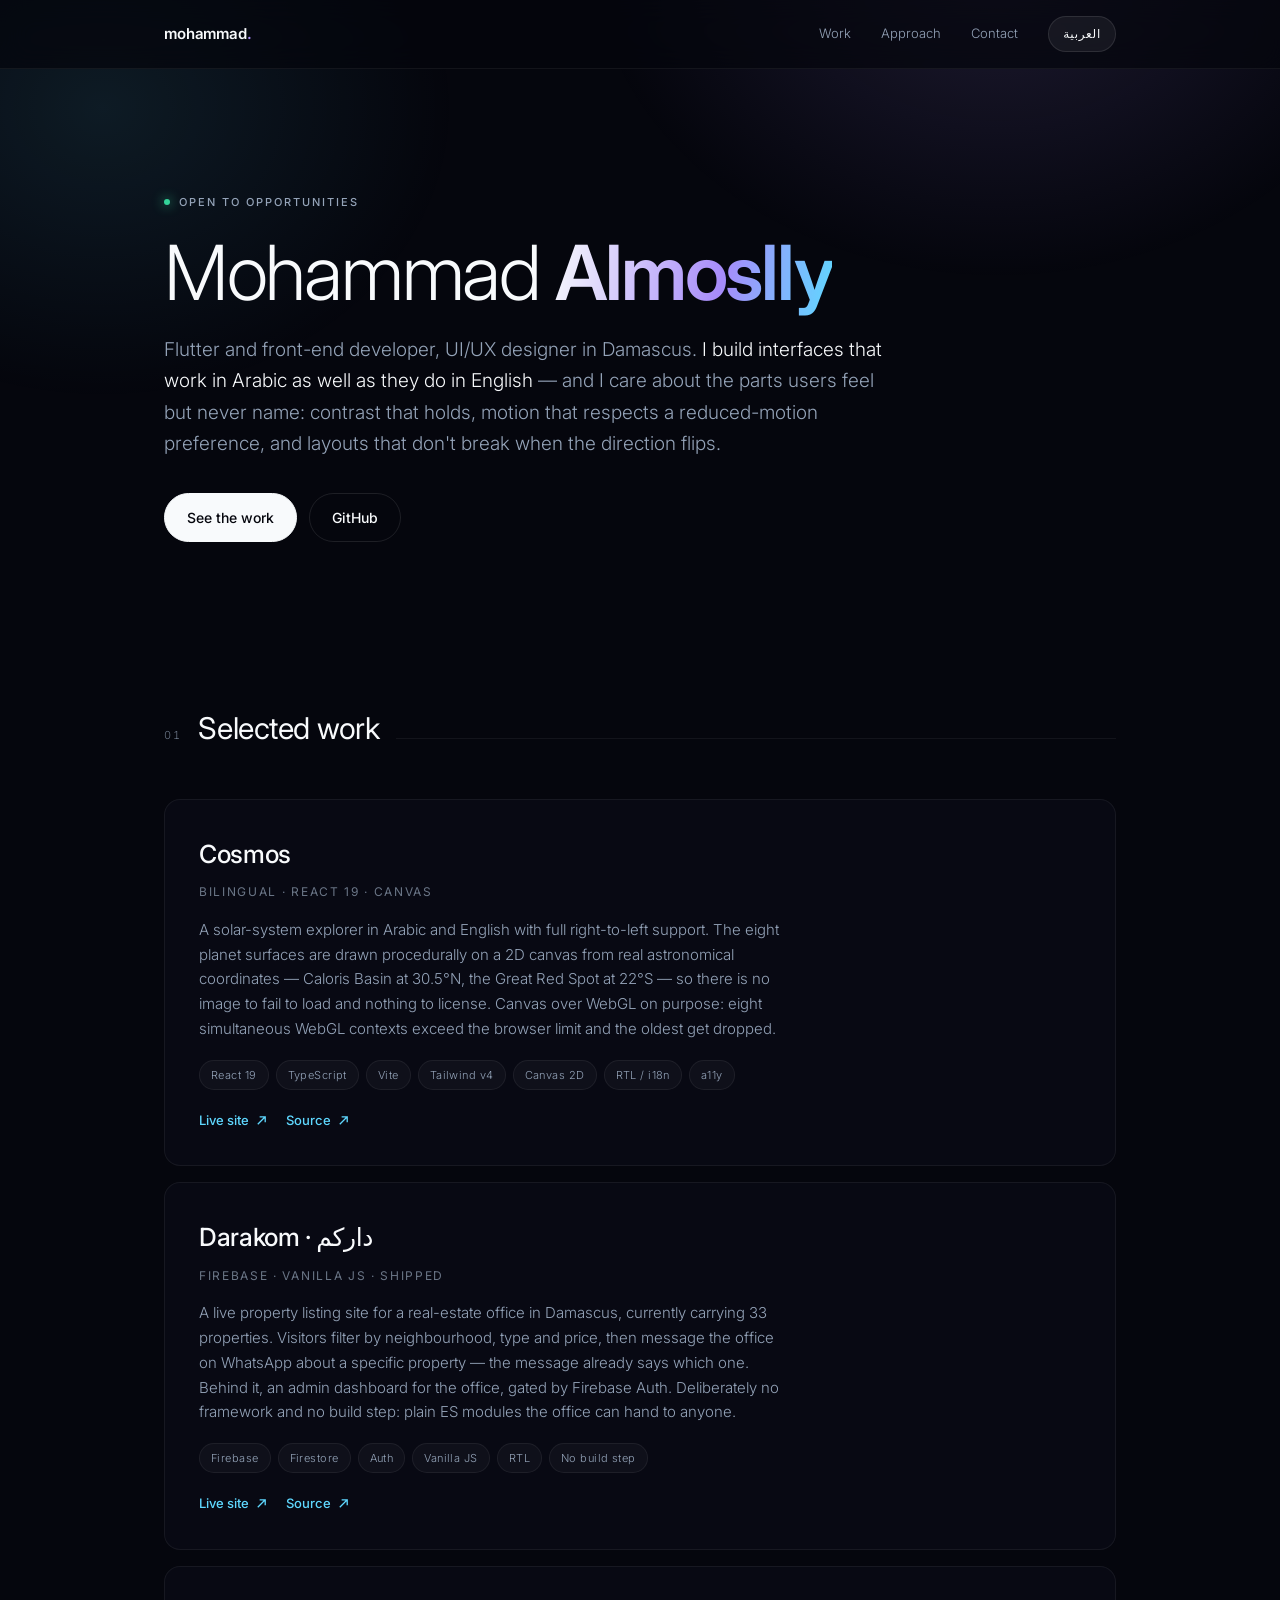
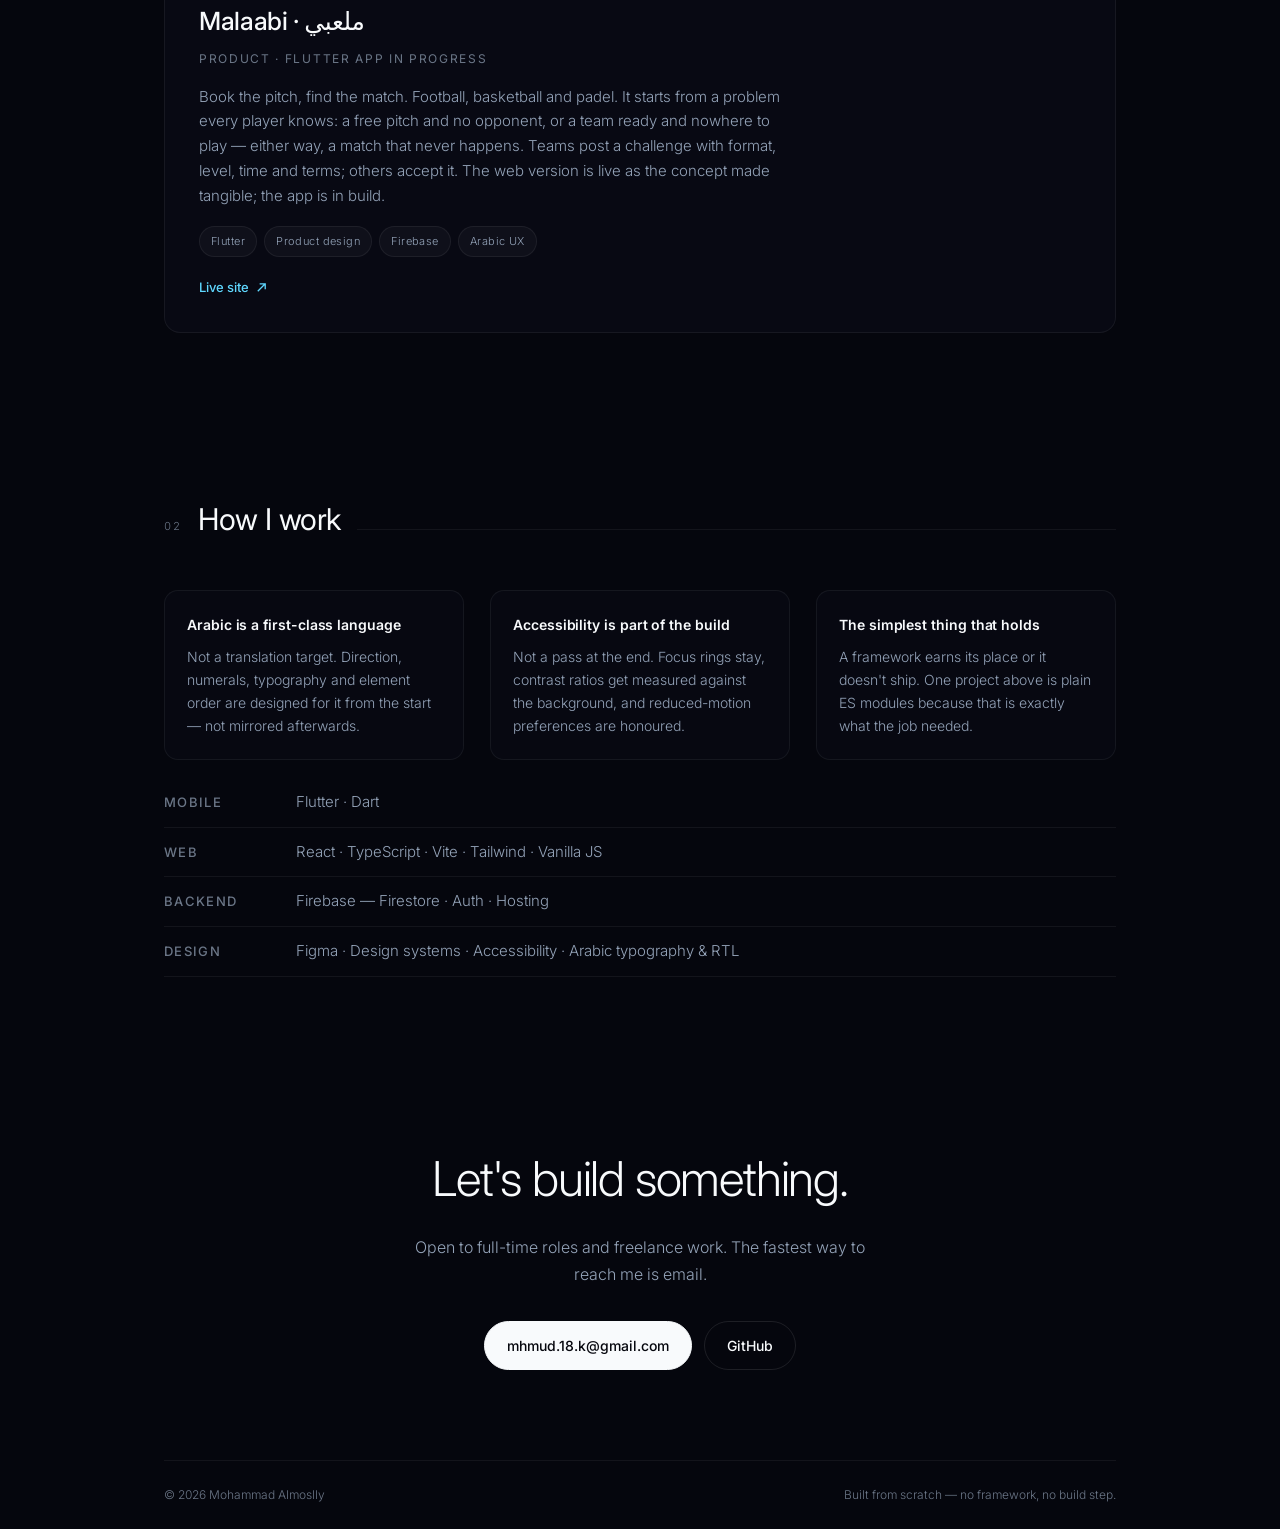
<file: index.html>
<!DOCTYPE html>
<html lang="en" dir="ltr">
<head>
<meta charset="utf-8">
<meta name="viewport" content="width=device-width, initial-scale=1, viewport-fit=cover">
<title>Mohammad Almoslly — Flutter &amp; front-end developer, UI/UX designer</title>
<meta name="description" content="Flutter and front-end developer, UI/UX designer based in Damascus. I build interfaces that work in Arabic as well as they do in English.">
<link rel="icon" href="data:image/svg+xml,%3Csvg xmlns='http://www.w3.org/2000/svg' viewBox='0 0 32 32'%3E%3Crect width='32' height='32' rx='7' fill='%2305060D'/%3E%3Ctext x='16' y='22' font-family='system-ui' font-size='16' font-weight='600' fill='%23A78BFA' text-anchor='middle'%3EM%3C/text%3E%3C/svg%3E">
<link rel="preconnect" href="https://fonts.googleapis.com">
<link rel="preconnect" href="https://fonts.gstatic.com" crossorigin>
<link href="https://fonts.googleapis.com/css2?family=IBM+Plex+Sans+Arabic:wght@300;400;500;600&family=Inter:wght@300;400;500;600&display=swap" rel="stylesheet">
<style>
:root{
  --void:#05060D;
  --surface:#0C0E1A;
  --surface-2:#11142200;
  --ink:#F8FAFC;
  --ink-muted:#94A3B8;
  --ink-dim:#6B7687;
  --violet:#A78BFA;
  --celeste:#5FD8FF;
  --line:rgba(248,250,252,.10);
  --line-soft:rgba(248,250,252,.06);
  --pad:clamp(22px,5vw,72px);
  --ease:cubic-bezier(.16,1,.3,1);
}
*,*::before,*::after{box-sizing:border-box}
html{scroll-behavior:smooth}
body{
  margin:0;background:var(--void);color:var(--ink);
  font-family:Inter,system-ui,-apple-system,sans-serif;
  font-weight:300;font-size:16px;line-height:1.65;
  -webkit-font-smoothing:antialiased;overflow-x:hidden;
}
html[dir="rtl"] body{font-family:'IBM Plex Sans Arabic',Inter,system-ui,sans-serif}
a{color:inherit;text-decoration:none}
::selection{background:var(--violet);color:var(--void)}
:focus-visible{outline:2px solid var(--celeste);outline-offset:3px;border-radius:3px}

/* ambient light */
.glow{position:fixed;inset:0;z-index:0;pointer-events:none;
  background:
    radial-gradient(52vw 42vw at 78% -6%, rgba(167,139,250,.16), transparent 62%),
    radial-gradient(46vw 38vw at 8% 12%, rgba(95,216,255,.10), transparent 60%);}
.wrap{position:relative;z-index:1;max-width:1080px;margin:0 auto;padding:0 var(--pad)}

/* nav */
nav{position:sticky;top:0;z-index:10;backdrop-filter:blur(14px);
  background:rgba(5,6,13,.72);border-bottom:1px solid var(--line-soft)}
.nav-in{max-width:1080px;margin:0 auto;padding:16px var(--pad);
  display:flex;align-items:center;gap:18px}
.mark{font-weight:600;letter-spacing:-.01em;font-size:15px}
.mark span{color:var(--violet)}
.nav-links{margin-inline-start:auto;display:flex;gap:clamp(14px,2.4vw,30px);align-items:center}
.nav-links a{font-size:13px;color:var(--ink-muted);transition:color .3s}
.nav-links a:hover{color:var(--ink)}
#lang{font:inherit;font-size:12px;font-weight:500;letter-spacing:.06em;
  color:var(--ink);background:rgba(248,250,252,.06);border:1px solid var(--line);
  padding:7px 14px;border-radius:999px;cursor:pointer;transition:.3s var(--ease)}
#lang:hover{background:rgba(167,139,250,.16);border-color:var(--violet)}
@media (max-width:620px){.nav-links a[href="#about"]{display:none}}

/* hero */
header{padding:clamp(64px,13vh,140px) 0 clamp(48px,9vh,96px)}
.eyebrow{display:inline-flex;align-items:center;gap:9px;font-size:11px;font-weight:500;
  letter-spacing:.18em;text-transform:uppercase;color:var(--ink-muted);margin-bottom:22px}
.eyebrow i{width:6px;height:6px;border-radius:50%;background:#34D399;
  box-shadow:0 0 12px #34D399;animation:pulse 2.6s ease-in-out infinite}
@keyframes pulse{50%{opacity:.45}}
h1{margin:0 0 22px;font-weight:300;letter-spacing:-.03em;line-height:1.04;
  font-size:clamp(38px,7vw,76px)}
h1 b{font-weight:600;background:linear-gradient(100deg,var(--ink),var(--violet) 60%,var(--celeste));
  -webkit-background-clip:text;background-clip:text;color:transparent}
.lede{max-width:60ch;font-size:clamp(15px,1.5vw,19px);color:var(--ink-muted);margin:0}
.lede em{font-style:normal;color:var(--ink)}
.cta-row{display:flex;flex-wrap:wrap;gap:12px;margin-top:34px}
.btn{display:inline-flex;align-items:center;gap:9px;padding:12px 22px;border-radius:999px;
  font-size:14px;font-weight:500;border:1px solid var(--line);transition:.35s var(--ease)}
.btn--solid{background:var(--ink);color:var(--void);border-color:var(--ink)}
.btn--solid:hover{transform:translateY(-2px);box-shadow:0 12px 30px -12px rgba(248,250,252,.5)}
.btn--ghost:hover{background:rgba(248,250,252,.06);border-color:var(--ink-muted);transform:translateY(-2px)}

/* sections */
section{padding:clamp(52px,9vh,104px) 0;scroll-margin-top:74px}
.sec-head{display:flex;align-items:baseline;gap:16px;margin-bottom:clamp(28px,5vh,52px)}
.sec-head h2{margin:0;font-size:clamp(20px,2.4vw,30px);font-weight:400;letter-spacing:-.015em}
.sec-head .rule{flex:1;height:1px;background:var(--line-soft)}
.sec-head .n{font-size:11px;letter-spacing:.2em;color:var(--ink-dim);font-variant-numeric:tabular-nums}

/* work */
.work{display:grid;gap:16px}
.card{position:relative;display:block;padding:clamp(22px,3vw,34px);
  border:1px solid var(--line-soft);border-radius:16px;background:rgba(12,14,26,.55);
  transition:.45s var(--ease)}
.card::before{content:"";position:absolute;inset:0;border-radius:16px;pointer-events:none;
  background:radial-gradient(70% 120% at 50% 0%,rgba(167,139,250,.12),transparent 70%);
  opacity:0;transition:opacity .45s}
.card:hover{transform:translateY(-3px);border-color:rgba(167,139,250,.34)}
.card:hover::before{opacity:1}
.card-top{display:flex;align-items:flex-start;gap:14px;flex-wrap:wrap}
.card h3{margin:0;font-size:clamp(19px,2.2vw,25px);font-weight:500;letter-spacing:-.015em}
.card h3 small{display:block;font-size:12px;font-weight:400;letter-spacing:.14em;
  text-transform:uppercase;color:var(--ink-dim);margin-top:7px}
.card p{margin:16px 0 0;color:var(--ink-muted);max-width:66ch;font-size:15px}
.tags{display:flex;flex-wrap:wrap;gap:7px;margin-top:18px}
.tag{font-size:11px;letter-spacing:.04em;padding:5px 11px;border-radius:999px;
  border:1px solid var(--line-soft);color:var(--ink-muted);background:rgba(248,250,252,.03)}
.links{display:flex;gap:18px;margin-top:20px;flex-wrap:wrap}
.links a{font-size:13px;font-weight:500;color:var(--celeste);
  display:inline-flex;align-items:center;gap:6px}
.links a:hover{text-decoration:underline;text-underline-offset:4px}
.links svg{width:13px;height:13px}
html[dir="rtl"] .links svg{transform:scaleX(-1)}

/* about */
.about{display:grid;gap:26px;grid-template-columns:repeat(auto-fit,minmax(260px,1fr))}
.pill{padding:22px;border:1px solid var(--line-soft);border-radius:14px;background:rgba(12,14,26,.4)}
.pill h4{margin:0 0 9px;font-size:14px;font-weight:600;letter-spacing:-.005em}
.pill p{margin:0;font-size:14px;color:var(--ink-muted)}
.stack{display:grid;gap:12px;margin-top:30px}
.stack-row{display:flex;gap:14px;align-items:baseline;flex-wrap:wrap;
  padding-bottom:12px;border-bottom:1px solid var(--line-soft)}
.stack-row b{font-weight:500;font-size:13px;letter-spacing:.1em;text-transform:uppercase;
  color:var(--ink-dim);min-width:118px}
.stack-row span{color:var(--ink-muted);font-size:15px}

/* contact */
.contact{text-align:center;padding-bottom:clamp(60px,10vh,120px)}
.contact h2{font-size:clamp(26px,4.4vw,48px);font-weight:300;letter-spacing:-.025em;margin:0 0 16px}
.contact p{color:var(--ink-muted);max-width:46ch;margin:0 auto 30px}
footer{border-top:1px solid var(--line-soft);padding:24px 0;font-size:12px;color:var(--ink-dim);
  display:flex;justify-content:space-between;gap:14px;flex-wrap:wrap}

/* reveal */
[data-rv]{opacity:0;transform:translateY(20px)}
[data-rv].in{opacity:1;transform:none;transition:opacity .8s var(--ease),transform .9s var(--ease)}
@media (prefers-reduced-motion:reduce){
  *{animation-duration:.001ms!important;transition-duration:.001ms!important}
  [data-rv]{opacity:1!important;transform:none!important}
  html{scroll-behavior:auto}
}
</style>
</head>
<body>
<div class="glow" aria-hidden="true"></div>

<nav>
  <div class="nav-in">
    <a class="mark" href="#top">mohammad<span>.</span></a>
    <div class="nav-links">
      <a href="#work" data-i18n="nav.work">Work</a>
      <a href="#about" data-i18n="nav.about">Approach</a>
      <a href="#contact" data-i18n="nav.contact">Contact</a>
      <button id="lang" type="button" aria-label="Switch language">العربية</button>
    </div>
  </div>
</nav>

<div class="wrap" id="top">

<header>
  <div class="eyebrow" data-rv><i></i><span data-i18n="hero.status">Open to opportunities</span></div>
  <h1 data-rv><span data-i18n="hero.name">Mohammad</span> <b data-i18n="hero.surname">Almoslly</b></h1>
  <p class="lede" data-rv data-i18n="hero.lede">Flutter and front-end developer, UI/UX designer in Damascus. <em>I build interfaces that work in Arabic as well as they do in English</em> — and I care about the parts users feel but never name: contrast that holds, motion that respects a reduced-motion preference, and layouts that don't break when the direction flips.</p>
  <div class="cta-row" data-rv>
    <a class="btn btn--solid" href="#work" data-i18n="hero.cta1">See the work</a>
    <a class="btn btn--ghost" href="https://github.com/mhmud18k-art" target="_blank" rel="noopener" data-i18n="hero.cta2">GitHub</a>
  </div>
</header>

<section id="work">
  <div class="sec-head" data-rv>
    <span class="n">01</span>
    <h2 data-i18n="work.title">Selected work</h2>
    <span class="rule"></span>
  </div>

  <div class="work">
    <article class="card" data-rv>
      <div class="card-top">
        <h3>Cosmos<small data-i18n="p1.kicker">Bilingual · React 19 · Canvas</small></h3>
      </div>
      <p data-i18n="p1.body">A solar-system explorer in Arabic and English with full right-to-left support. The eight planet surfaces are drawn procedurally on a 2D canvas from real astronomical coordinates — Caloris Basin at 30.5°N, the Great Red Spot at 22°S — so there is no image to fail to load and nothing to license. Canvas over WebGL on purpose: eight simultaneous WebGL contexts exceed the browser limit and the oldest get dropped.</p>
      <div class="tags"><span class="tag">React 19</span><span class="tag">TypeScript</span><span class="tag">Vite</span><span class="tag">Tailwind v4</span><span class="tag">Canvas 2D</span><span class="tag">RTL / i18n</span><span class="tag">a11y</span></div>
      <div class="links">
        <a href="https://mhmud18k-art.github.io/cosmos/" target="_blank" rel="noopener"><span data-i18n="link.live">Live site</span><svg viewBox="0 0 14 14" fill="none"><path d="M3 11 11 3M5 3h6v6" stroke="currentColor" stroke-width="1.4"/></svg></a>
        <a href="https://github.com/mhmud18k-art/cosmos" target="_blank" rel="noopener"><span data-i18n="link.code">Source</span><svg viewBox="0 0 14 14" fill="none"><path d="M3 11 11 3M5 3h6v6" stroke="currentColor" stroke-width="1.4"/></svg></a>
      </div>
    </article>

    <article class="card" data-rv>
      <div class="card-top">
        <h3>Darakom · داركم<small data-i18n="p2.kicker">Firebase · Vanilla JS · Shipped</small></h3>
      </div>
      <p data-i18n="p2.body">A live property listing site for a real-estate office in Damascus, currently carrying 33 properties. Visitors filter by neighbourhood, type and price, then message the office on WhatsApp about a specific property — the message already says which one. Behind it, an admin dashboard for the office, gated by Firebase Auth. Deliberately no framework and no build step: plain ES modules the office can hand to anyone.</p>
      <div class="tags"><span class="tag">Firebase</span><span class="tag">Firestore</span><span class="tag">Auth</span><span class="tag">Vanilla JS</span><span class="tag">RTL</span><span class="tag">No build step</span></div>
      <div class="links">
        <a href="https://darakom-fa884.web.app/" target="_blank" rel="noopener"><span data-i18n="link.live">Live site</span><svg viewBox="0 0 14 14" fill="none"><path d="M3 11 11 3M5 3h6v6" stroke="currentColor" stroke-width="1.4"/></svg></a>
        <a href="https://github.com/mhmud18k-art/darakom-real-estate" target="_blank" rel="noopener"><span data-i18n="link.code">Source</span><svg viewBox="0 0 14 14" fill="none"><path d="M3 11 11 3M5 3h6v6" stroke="currentColor" stroke-width="1.4"/></svg></a>
      </div>
    </article>

    <article class="card" data-rv>
      <div class="card-top">
        <h3>Malaabi · ملعبي<small data-i18n="p3.kicker">Product · Flutter app in progress</small></h3>
      </div>
      <p data-i18n="p3.body">Book the pitch, find the match. Football, basketball and padel. It starts from a problem every player knows: a free pitch and no opponent, or a team ready and nowhere to play — either way, a match that never happens. Teams post a challenge with format, level, time and terms; others accept it. The web version is live as the concept made tangible; the app is in build.</p>
      <div class="tags"><span class="tag">Flutter</span><span class="tag">Product design</span><span class="tag">Firebase</span><span class="tag">Arabic UX</span></div>
      <div class="links">
        <a href="https://malaabi-b639a.web.app/" target="_blank" rel="noopener"><span data-i18n="link.live">Live site</span><svg viewBox="0 0 14 14" fill="none"><path d="M3 11 11 3M5 3h6v6" stroke="currentColor" stroke-width="1.4"/></svg></a>
      </div>
    </article>
  </div>
</section>

<section id="about">
  <div class="sec-head" data-rv>
    <span class="n">02</span>
    <h2 data-i18n="about.title">How I work</h2>
    <span class="rule"></span>
  </div>

  <div class="about">
    <div class="pill" data-rv>
      <h4 data-i18n="a1.t">Arabic is a first-class language</h4>
      <p data-i18n="a1.b">Not a translation target. Direction, numerals, typography and element order are designed for it from the start — not mirrored afterwards.</p>
    </div>
    <div class="pill" data-rv>
      <h4 data-i18n="a2.t">Accessibility is part of the build</h4>
      <p data-i18n="a2.b">Not a pass at the end. Focus rings stay, contrast ratios get measured against the background, and reduced-motion preferences are honoured.</p>
    </div>
    <div class="pill" data-rv>
      <h4 data-i18n="a3.t">The simplest thing that holds</h4>
      <p data-i18n="a3.b">A framework earns its place or it doesn't ship. One project above is plain ES modules because that is exactly what the job needed.</p>
    </div>
  </div>

  <div class="stack" data-rv>
    <div class="stack-row"><b data-i18n="s.mobile">Mobile</b><span>Flutter · Dart</span></div>
    <div class="stack-row"><b data-i18n="s.web">Web</b><span>React · TypeScript · Vite · Tailwind · Vanilla JS</span></div>
    <div class="stack-row"><b data-i18n="s.back">Backend</b><span>Firebase — Firestore · Auth · Hosting</span></div>
    <div class="stack-row"><b data-i18n="s.design">Design</b><span>Figma · Design systems · Accessibility · Arabic typography &amp; RTL</span></div>
  </div>
</section>

<section id="contact" class="contact">
  <h2 data-rv data-i18n="c.title">Let's build something.</h2>
  <p data-rv data-i18n="c.body">Open to full-time roles and freelance work. The fastest way to reach me is email.</p>
  <div class="cta-row" style="justify-content:center" data-rv>
    <a class="btn btn--solid" href="mailto:mhmud.18.k@gmail.com">mhmud.18.k@gmail.com</a>
    <a class="btn btn--ghost" href="https://github.com/mhmud18k-art" target="_blank" rel="noopener">GitHub</a>
  </div>
</section>

<footer>
  <span>© <span id="yr"></span> Mohammad Almoslly</span>
  <span data-i18n="f.built">Built from scratch — no framework, no build step.</span>
</footer>

</div>

<script>
(function(){
  'use strict';
  document.getElementById('yr').textContent = new Date().getFullYear();

  var AR = {
    'nav.work':'الأعمال','nav.about':'المنهج','nav.contact':'تواصل',
    'hero.status':'متاح لفرص عمل',
    'hero.name':'محمد','hero.surname':'الموصللي',
    'hero.lede':'مطوّر Flutter وواجهات ويب، ومصمّم UI/UX في دمشق. <em>أبني واجهات تشتغل بالعربية بنفس جودتها بالإنجليزية</em> — وأهتم بالتفاصيل اللي يحسّها المستخدم ولا يسمّيها: تباين ألوان محسوب، حركة تحترم تفضيل تقليل الحركة، وتخطيط ما ينكسر لمّا ينقلب الاتجاه.',
    'hero.cta1':'شوف الأعمال','hero.cta2':'GitHub',
    'work.title':'أعمال مختارة',
    'p1.kicker':'ثنائي اللغة · React 19 · كانفاس',
    'p1.body':'موقع لاستكشاف المجموعة الشمسية بالعربية والإنجليزية مع دعم كامل للاتجاه من اليمين إلى اليسار. الكواكب الثمانية مرسومة بالكود على كانفاس ثنائي الأبعاد من إحداثيات فلكية حقيقية — حوض كالوريس عند ٣٠.٥° شمالاً، والبقعة الحمراء العظيمة عند ٢٢° جنوباً — فلا صور تُحمَّل ولا شيء يمكن أن يفشل. واخترت الكانفاس بدل WebGL عن قصد: ثمانية سياقات WebGL معاً تتجاوز حدّ المتصفح فتنطفئ أقدمها.',
    'p2.kicker':'Firebase · JavaScript خام · منشور',
    'p2.body':'موقع عرض عقارات شغّال لمكتب عقاري في دمشق، فيه حالياً ٣٣ عقاراً. الزائر يفلتر حسب المنطقة والنوع والسعر، ولمّا يعجبه بيت يراسل المكتب على واتساب — والرسالة تصل وفيها رقم العقار جاهز. وخلفه لوحة تحكم للمكتب محمية بتسجيل دخول. بلا إطار عمل وبلا خطوة بناء عن قصد: وحدات ES خام يشتغل المجلد فيها كما هو.',
    'p3.kicker':'منتج · تطبيق Flutter قيد البناء',
    'p3.body':'احجز الملعب، والقَ خصمك. كرة قدم وسلة وبادل. يبدأ من موقف يعرفه كل لاعب: ملعب فاضي بلا خصم، أو فريق جاهز بلا ملعب — والنتيجة واحدة: مباراة لم تُلعب. الفرق تنشر تحدياً يحدد نوع المباراة ومستواها وموعدها وشروطها، وغيرها يقبله. النسخة الويب منشورة لتقريب الفكرة، والتطبيق قيد البناء.',
    'link.live':'الموقع','link.code':'الكود',
    'about.title':'كيف أشتغل',
    'a1.t':'العربية لغة أساسية','a1.b':'لا لغة مترجَم إليها. الاتجاه والأرقام والخطوط وترتيب العناصر مصمَّمة لها من البداية، لا معكوسة عنها.',
    'a2.t':'الوصولية جزء من البناء','a2.b':'لا مراجعة في آخر الطريق. حلقات التركيز تبقى، ونسب التباين تُقاس على الخلفية، وتفضيل تقليل الحركة محترَم.',
    'a3.t':'أبسط حل يفي بالغرض','a3.b':'إطار العمل يثبت جدواه أو لا يُستخدم. أحد المشاريع أعلاه وحدات ES خام لأن هذا بالضبط ما احتاجه.',
    's.mobile':'موبايل','s.web':'ويب','s.back':'باكيند','s.design':'تصميم',
    'c.title':'خلّينا نبني شي.',
    'c.body':'متاح لوظائف بدوام كامل ولعمل حر. أسرع طريقة للتواصل هي الإيميل.',
    'f.built':'مبني من الصفر — بلا إطار عمل وبلا خطوة بناء.'
  };

  var EN = {}, nodes = document.querySelectorAll('[data-i18n]');
  nodes.forEach(function(n){ EN[n.getAttribute('data-i18n')] = n.innerHTML; });

  var btn = document.getElementById('lang');
  var lang = 'en';
  try { lang = localStorage.getItem('lang') || 'en'; } catch(e){}

  function apply(next){
    lang = next;
    var dict = next === 'ar' ? AR : EN;
    nodes.forEach(function(n){
      var k = n.getAttribute('data-i18n');
      if (dict[k] !== undefined) n.innerHTML = dict[k];
    });
    document.documentElement.lang = next;
    document.documentElement.dir = next === 'ar' ? 'rtl' : 'ltr';
    btn.textContent = next === 'ar' ? 'English' : 'العربية';
    try { localStorage.setItem('lang', next); } catch(e){}
  }
  if (lang === 'ar') apply('ar');
  btn.addEventListener('click', function(){ apply(lang === 'ar' ? 'en' : 'ar'); });

  // reveal on scroll
  var io = new IntersectionObserver(function(entries){
    entries.forEach(function(e){
      if (e.isIntersecting){ e.target.classList.add('in'); io.unobserve(e.target); }
    });
  }, { threshold:.12, rootMargin:'0px 0px -8% 0px' });

  document.querySelectorAll('[data-rv]').forEach(function(el, i){
    el.style.transitionDelay = Math.min(i,6) * 55 + 'ms';
    io.observe(el);
  });
})();
</script>
</body>
</html>
</file>
